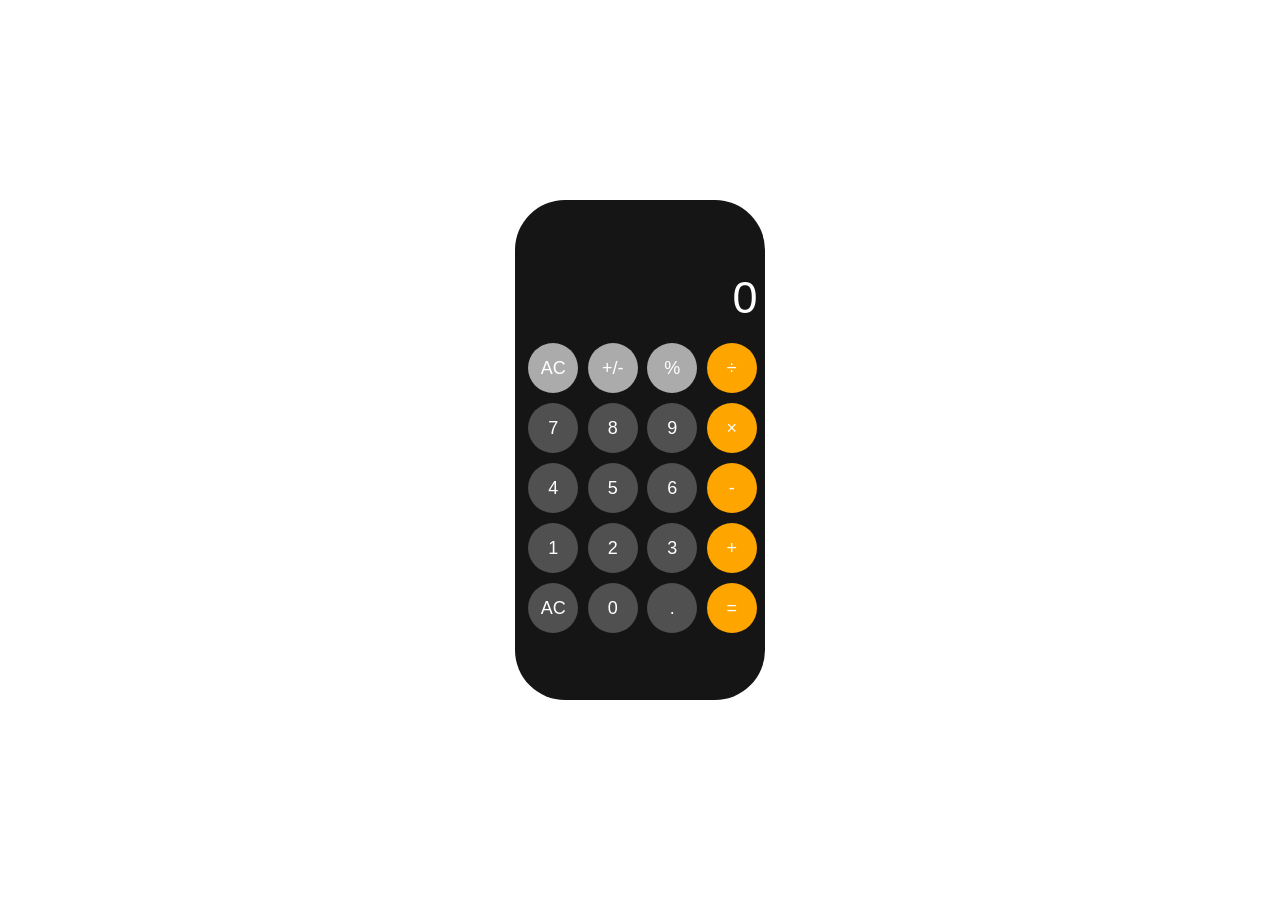
<file: index.html>
<!DOCTYPE html>
<html lang="en">
<head>
    <meta charset="UTF-8">
    <meta name="viewport" content="width=device-width, initial-scale=1.0">
    <link rel="stylesheet" href="style.css">
    <title>Apple Calculator</title>
</head>
<body>
    
    <div class="container">

        <div class="calculator">
            <form>
                
                <div class="display">
                    <input type="text" name="display" class="display" id="display">
                </div>

                <div>
                    <input type="button"  value="AC" class="light-grey">
                    <input type="button"  value="+/-" class="light-grey" >
                    <input type="button" value="%" class="light-grey">
                    <input type="button"  value="÷" class="orange">
                </div>

                <div>
                    <input type="button"  value="7" class="drk-grey">
                    <input type="button"  value="8" class="drk-grey">
                    <input type="button"  value="9" class="drk-grey">
                    <input type="button" value="×" class="orange">
                </div>
        


                <div>
                    <input type="button" value="4" class="drk-grey" >
                    <input type="button"  value="5" class="drk-grey">
                    <input type="button"  value="6" class="drk-grey">
                    <input type="button" value="-" class="orange">
                </div>


                <div>
                    <input type="button" value="1" class="drk-grey">
                    <input type="button"  value="2" class="drk-grey" >
                    <input type="button" value="3" class="drk-grey" >
                    <input type="button" value="+" class="orange" >
                </div>


                <div>
                    <input type="button" value="AC" class="drk-grey">
                    <input type="button"  value="0" class="drk-grey" >
                    <input type="button" value="." class="drk-grey">
                    <input type="button"  value="=" class="orange"> 
                </div>

            </form>
        </div>

    </div>
</body>
<script defer src="script.js"></script>
</html>
</file>
<file: style.css>
* {
    margin: 0;
    padding: 0;
}

body {
  font-family: -apple-system, BlinkMacSystemFont, "Segoe UI", Roboto, Oxygen, Ubuntu, Cantarell, "Open Sans", "Helvetica Neue", sans-serif;
}


/* Centers Calculator on the center of the page */ 
.container {
    width: 100%;
    height: 100vh;
    display: flex;
    justify-content: center;
    align-items: center;
}


/*Styling on Calculator*/
.calculator{ 
    background: rgb(21, 21, 21);
    width: 250px;
    height: 500px;
    display: flex;
    justify-content: center;
    align-items: center;
    border-radius: 50px;
}

/*Styling on Calulator Btns*/
.calculator form input { 
    width: 50px;
    height: 50px;
    border: none;
    margin: 3px auto 7px 5px;
    font-size: 18px;
    cursor: pointer;
}

form .display { 
    display: flex;
    align-items: center;
    justify-content: flex-end;
    margin: 10px 0;
    font-size: 45px;
}

/* Color Styling on Display Values */ 
form .display input {
    background: rgb(21, 21, 21); 
    color: #fff;
    font-size: 45px;
    width: 95%;
    text-align: right;
    overflow: auto;

}

/* Color Styling on Operator Btns */ 
.calculator form .orange { 
    background: orange;
    color: white;
    border-radius: 50%;
    transition: 0.4s ease;
}
/* Color Styling on Number Btns */ 
.calculator form .drk-grey {
    background: rgb(81, 80, 80);
    color: white;
    border-radius: 50%;
    transition: 0.4s ease;
}

/* Color Styling on Top Btns */ 
.calculator form .light-grey {
    background: rgb(171, 171, 171);
    color: white;
    border-radius: 50%;
    transition: 0.4s ease;
}

/* Light Flash Effect for Btns when clicked */ 
.calculator form .light-grey:active {
    background:  rgb(186, 186, 186);
}

.calculator form .drk-grey:active {
    background: rgb(111, 110, 110);
}

.calculator form .orange:active {
    background: rgb(255, 189, 66);
}

/* Centers Form in the middle of Calculator */
form { 
    display: flex;
    flex-direction: column;
    justify-content: center;
    align-items: center;
}
</file>
